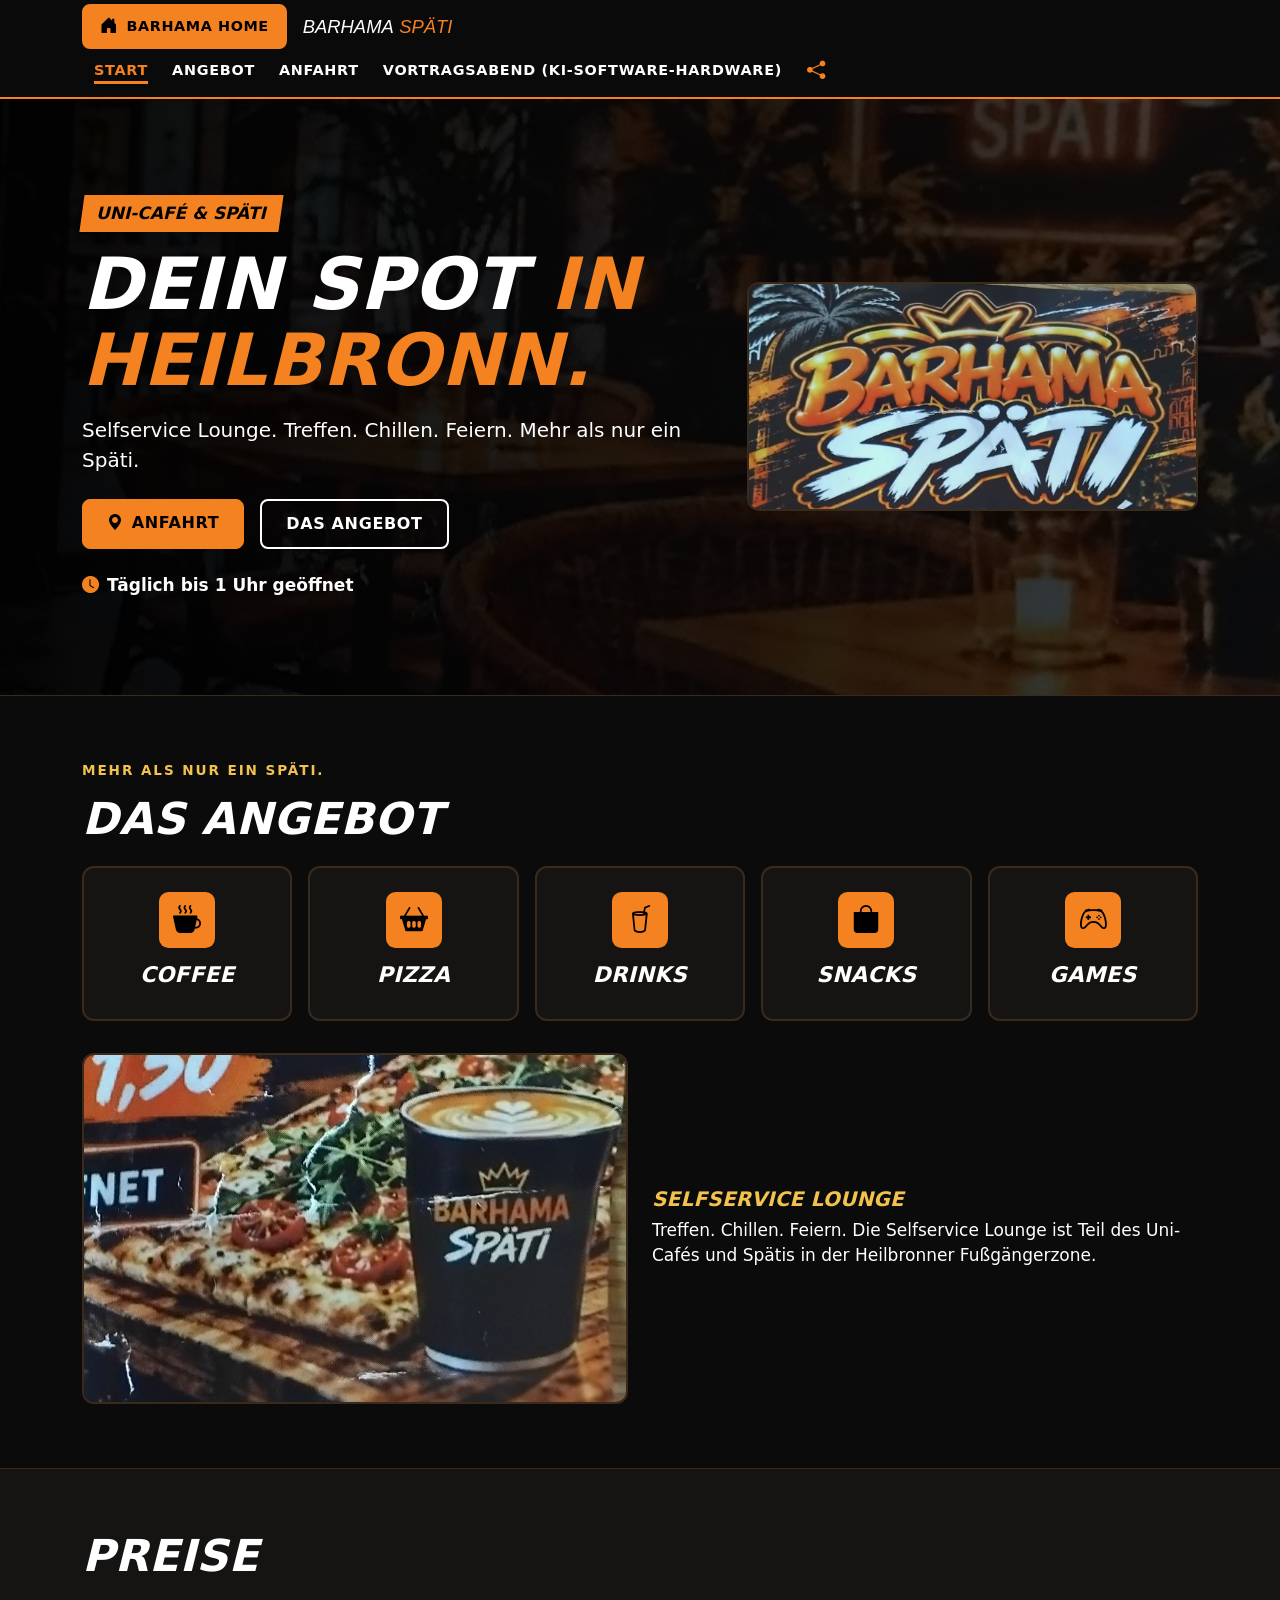
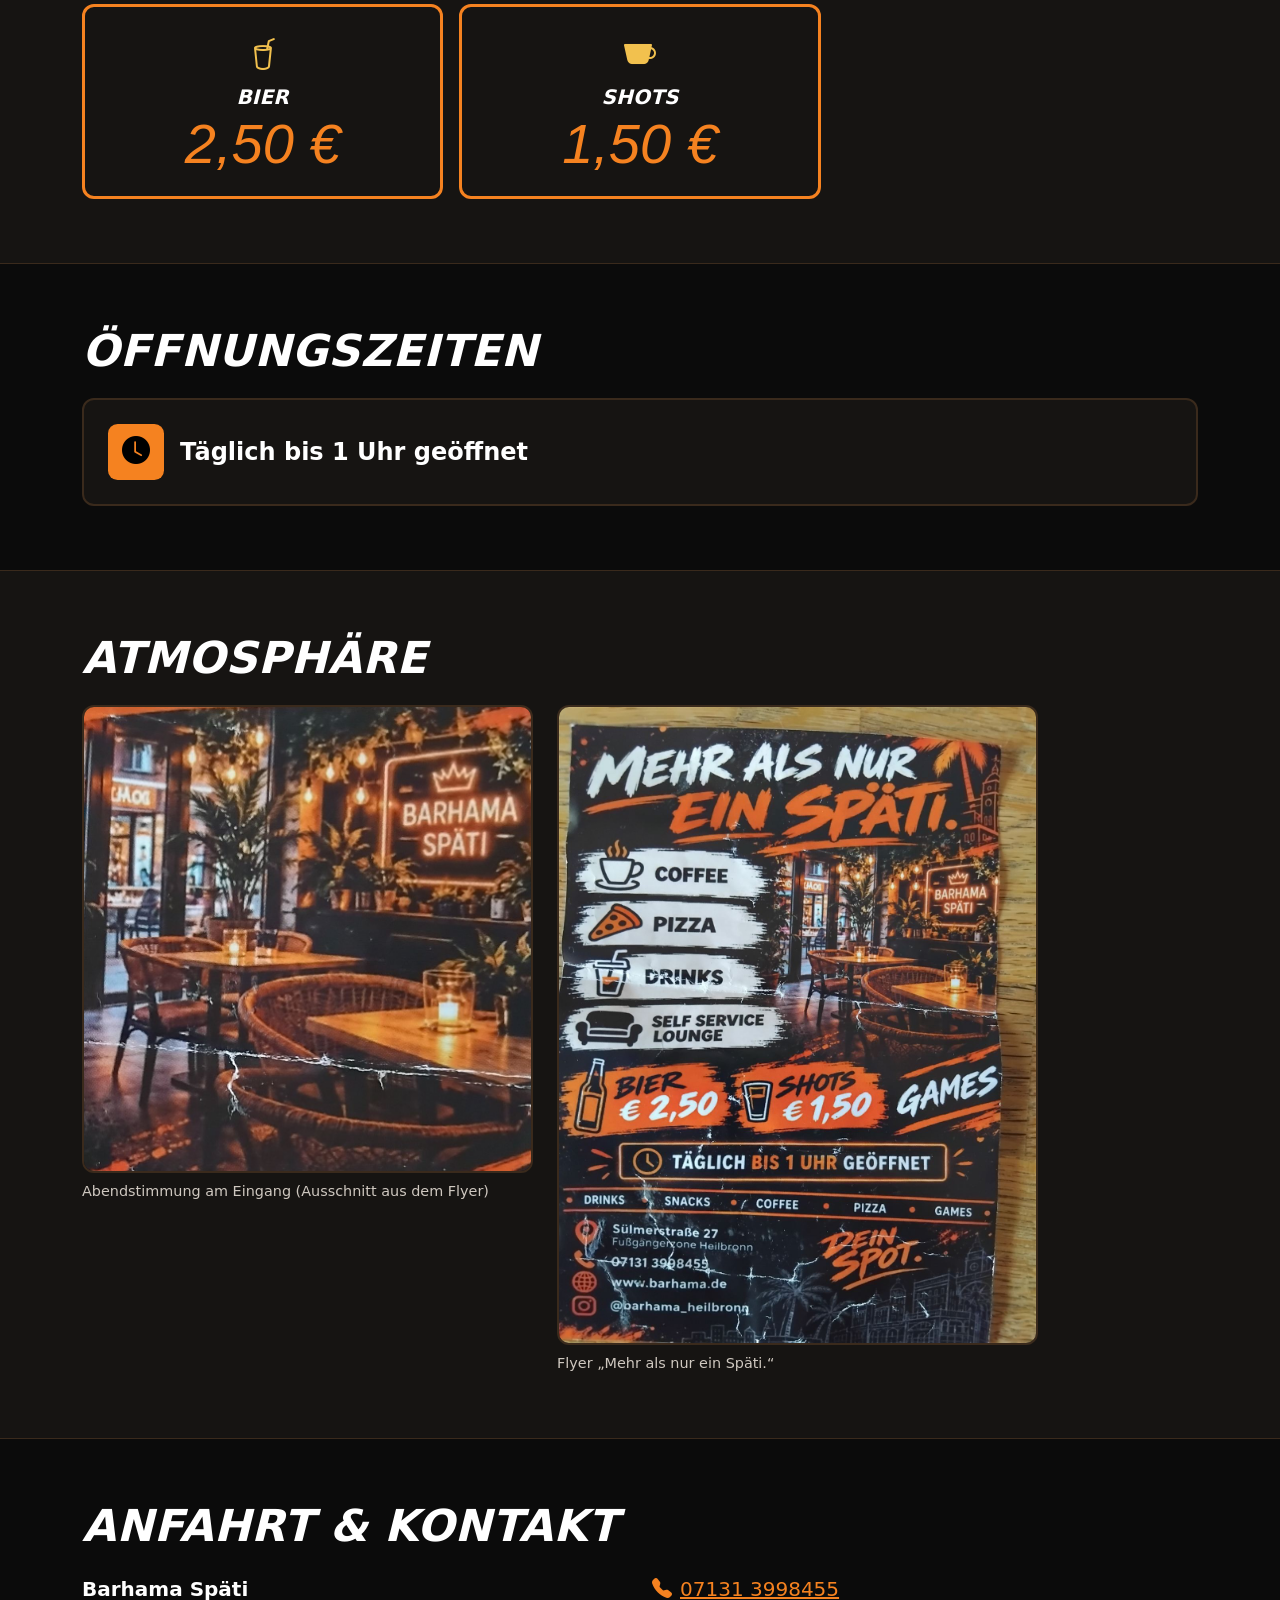
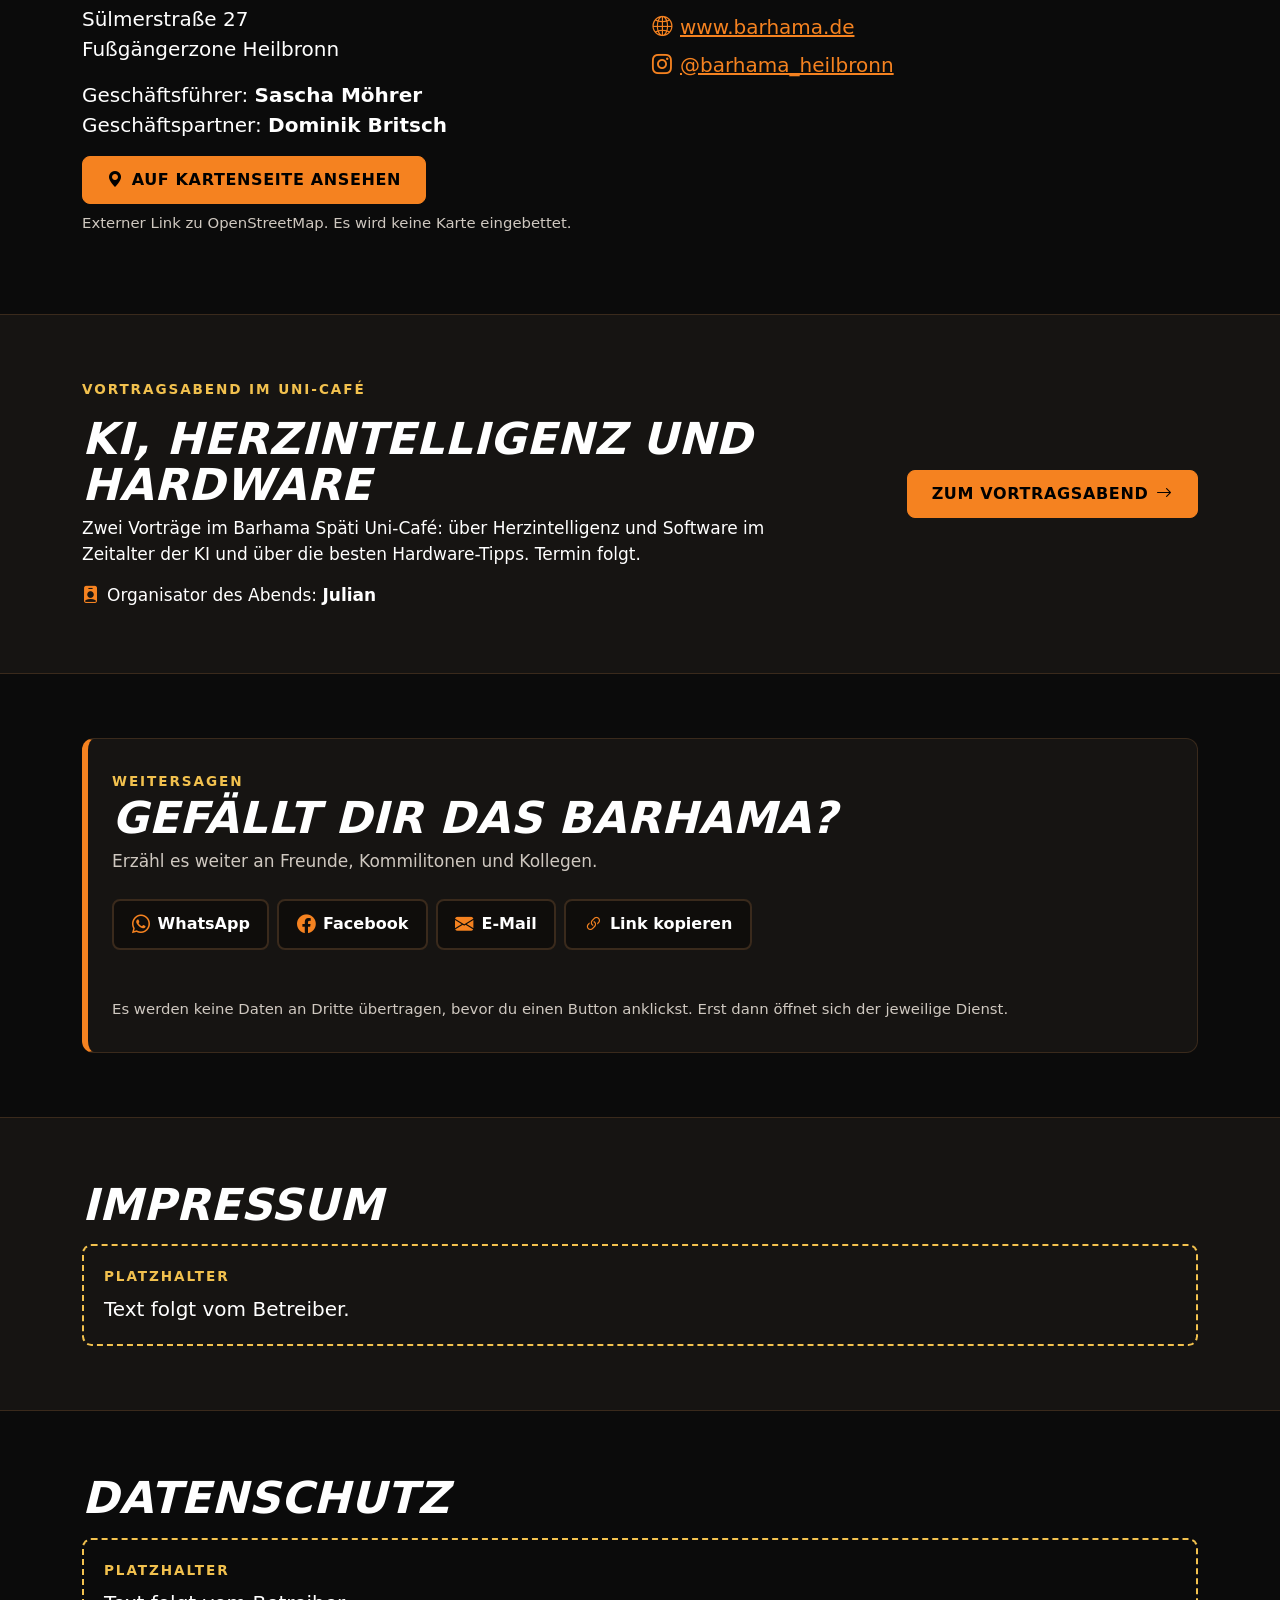
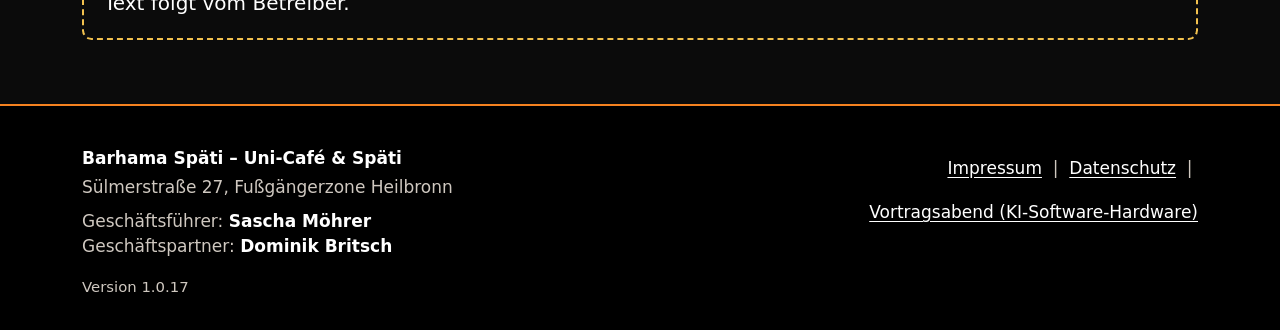
<file: index.html>
<!doctype html>
<html lang="de" data-bs-theme="dark">
<head>
  <meta charset="utf-8">
  <meta name="viewport" content="width=device-width, initial-scale=1">
  <title>Barhama Späti – Uni-Café &amp; Späti in Heilbronn</title>
  <meta name="description" content="Barhama Späti, Uni-Café &amp; Späti in der Sülmerstraße 27, Fußgängerzone Heilbronn. Coffee, Pizza, Drinks, Snacks und Games. Täglich bis 1 Uhr geöffnet.">
  <meta name="app-version" content="1.0.17">
  <meta name="theme-color" content="#0b0b0b">
  <link rel="canonical" href="https://nosz.github.io/barhama_vortrag_ki/">
  <meta property="og:type" content="website">
  <meta property="og:locale" content="de_DE">
  <meta property="og:site_name" content="Barhama Späti">
  <meta property="og:url" content="https://nosz.github.io/barhama_vortrag_ki/">
  <meta property="og:title" content="Barhama Späti – Dein Spot in Heilbronn.">
  <meta property="og:description" content="Treffen. Chillen. Feiern. Uni-Café &amp; Späti, Sülmerstraße 27, Heilbronn. Täglich bis 1 Uhr geöffnet.">
  <meta property="og:image" content="https://nosz.github.io/barhama_vortrag_ki/img_css_js/og-home.jpg">
  <meta property="og:image:type" content="image/jpeg">
  <meta property="og:image:width" content="1200">
  <meta property="og:image:height" content="630">
  <meta property="og:image:alt" content="Vorschaubild: Barhama Späti, Dein Spot in Heilbronn, beleuchtete Terrasse mit Neon-Schild">
  <meta name="twitter:card" content="summary_large_image">
  <meta name="twitter:title" content="Barhama Späti – Dein Spot in Heilbronn.">
  <meta name="twitter:description" content="Uni-Café &amp; Späti, Sülmerstraße 27, Heilbronn. Täglich bis 1 Uhr geöffnet.">
  <meta name="twitter:image" content="https://nosz.github.io/barhama_vortrag_ki/img_css_js/og-home.jpg">
  <meta name="twitter:image:alt" content="Vorschaubild: Barhama Späti, Dein Spot in Heilbronn">
  <link rel="icon" type="image/png" sizes="32x32" href="img_css_js/favicon-32.png">
  <link rel="apple-touch-icon" href="img_css_js/apple-touch-icon.png">
  <link rel="stylesheet" href="img_css_js/bootstrap.min.css">
  <link rel="stylesheet" href="img_css_js/bootstrap-icons.min.css">
  <link rel="stylesheet" href="img_css_js/custom.css">
  <script type="application/ld+json">
  {"@context":"https://schema.org","@type":"CafeOrCoffeeShop","name":"Barhama Späti","description":"Uni-Café & Späti – Selfservice Lounge","address":{"@type":"PostalAddress","streetAddress":"Sülmerstraße 27","addressLocality":"Heilbronn","addressCountry":"DE"},"url":"https://www.barhama.de"}
  </script>
</head>
<body>
  <a class="skip-link" href="#inhalt">Zum Inhalt springen</a>

  <header class="site-header">
    <div class="container d-flex flex-wrap align-items-center justify-content-between py-1">
      <div class="d-flex flex-wrap align-items-center gap-3">
      <a class="btn btn-home" href="index.html"><i class="bi bi-house-door-fill" aria-hidden="true"></i><span>Barhama Home</span></a>
      <a class="brand" href="index.html" aria-label="Barhama Späti – Startseite">Barhama<span>Späti</span></a>
      </div>
      <nav aria-label="Hauptnavigation">
        <ul class="nav flex-wrap">
          <li class="nav-item"><a class="nav-link active" href="index.html" aria-current="page">Start</a></li>
          <li class="nav-item"><a class="nav-link" href="#angebot">Angebot</a></li>
          <li class="nav-item"><a class="nav-link" href="#anfahrt">Anfahrt</a></li>
          <li class="nav-item"><a class="nav-link" href="ki_software_hardware_info.html">Vortragsabend (KI-Software-Hardware)</a></li>
          <li class="nav-item"><a class="nav-link nav-share" href="#teilen" title="Teilen" aria-label="Teilen"><i class="bi bi-share-fill" aria-hidden="true"></i></a></li>
        </ul>
      </nav>
    </div>
  </header>

  <main id="inhalt">
    <section class="hero py-5" aria-labelledby="hero-titel">
      <div class="container py-4 py-lg-5">
        <div class="row align-items-center g-4">
          <div class="col-lg-7">
            <p class="hero-tag mb-3"><span>Uni-Café &amp; Späti</span></p>
            <h1 id="hero-titel">Dein Spot <span class="text-orange">in Heilbronn.</span></h1>
            <p class="lead mt-3">Selfservice Lounge. <strong>Treffen. Chillen. Feiern.</strong> Mehr als nur ein Späti.</p>
            <div class="d-flex flex-wrap gap-3 mt-4">
              <a class="btn btn-bh" href="#anfahrt"><i class="bi bi-geo-alt-fill me-2" aria-hidden="true"></i>Anfahrt</a>
              <a class="btn btn-bh-outline" href="#angebot">Das Angebot</a>
            </div>
            <p class="mt-4 mb-0 fw-bold"><i class="bi bi-clock-fill text-orange me-2" aria-hidden="true"></i>Täglich bis 1 Uhr geöffnet</p>
          </div>
          <div class="col-lg-5">
            <img class="img-fluid rounded-bh" src="img_css_js/logo.jpg" width="1200" height="604" alt="Logo Barhama Späti mit goldener Krone, oranger und weißer Graffiti-Schrift" fetchpriority="high">
          </div>
        </div>
      </div>
    </section>

    <section id="angebot" class="section" aria-labelledby="angebot-titel">
      <div class="container">
        <p class="eyebrow">Mehr als nur ein Späti.</p>
        <h2 id="angebot-titel" class="mb-4">Das Angebot</h2>
        <div class="row g-3 row-cols-1 row-cols-sm-2 row-cols-lg-5">
          <div class="col"><div class="card-bh p-4 text-center"><span class="icon-wrap mb-3"><i class="bi bi-cup-hot-fill" aria-hidden="true"></i></span><h3>Coffee</h3></div></div>
          <div class="col"><div class="card-bh p-4 text-center"><span class="icon-wrap mb-3"><i class="bi bi-basket2-fill" aria-hidden="true"></i></span><h3>Pizza</h3></div></div>
          <div class="col"><div class="card-bh p-4 text-center"><span class="icon-wrap mb-3"><i class="bi bi-cup-straw" aria-hidden="true"></i></span><h3>Drinks</h3></div></div>
          <div class="col"><div class="card-bh p-4 text-center"><span class="icon-wrap mb-3"><i class="bi bi-bag-fill" aria-hidden="true"></i></span><h3>Snacks</h3></div></div>
          <div class="col"><div class="card-bh p-4 text-center"><span class="icon-wrap mb-3"><i class="bi bi-controller" aria-hidden="true"></i></span><h3>Games</h3></div></div>
        </div>
        <div class="row g-4 mt-2 align-items-center">
          <div class="col-md-6">
            <figure><img class="img-fluid rounded-bh" loading="lazy" src="img_css_js/pizza-kaffee.jpg" width="800" height="512" alt="Pizza mit Tomaten und Rucola auf einem Holzbrett, daneben ein Kaffeebecher mit Latte Art und Barhama-Späti-Logo"></figure>
          </div>
          <div class="col-md-6">
            <h3 class="text-gold">Selfservice Lounge</h3>
            <p class="mb-0">Treffen. Chillen. Feiern. Die Selfservice Lounge ist Teil des Uni-Cafés und Spätis in der Heilbronner Fußgängerzone.</p>
          </div>
        </div>
      </div>
    </section>

    <section id="preise" class="section section-alt" aria-labelledby="preise-titel">
      <div class="container">
        <h2 id="preise-titel" class="mb-4">Preise</h2>
        <div class="row g-3">
          <div class="col-sm-6 col-lg-4"><div class="price-card"><i class="bi bi-cup-straw fs-2 text-gold" aria-hidden="true"></i><h3 class="mt-2">Bier</h3><p class="price mb-0">2,50&nbsp;€</p></div></div>
          <div class="col-sm-6 col-lg-4"><div class="price-card"><i class="bi bi-cup-fill fs-2 text-gold" aria-hidden="true"></i><h3 class="mt-2">Shots</h3><p class="price mb-0">1,50&nbsp;€</p></div></div>
        </div>
      </div>
    </section>

    <section id="oeffnungszeiten" class="section" aria-labelledby="zeiten-titel">
      <div class="container">
        <h2 id="zeiten-titel" class="mb-4">Öffnungszeiten</h2>
        <div class="card-bh p-4 d-flex flex-row align-items-center gap-3">
          <span class="icon-wrap flex-shrink-0"><i class="bi bi-clock-fill" aria-hidden="true"></i></span>
          <p class="mb-0 fs-4 text-white"><strong>Täglich bis 1 Uhr geöffnet</strong></p>
        </div>
      </div>
    </section>

    <section id="atmosphaere" class="section section-alt" aria-labelledby="galerie-titel">
      <div class="container">
        <h2 id="galerie-titel" class="mb-4">Atmosphäre</h2>
        <div class="row g-4 gallery">
          <div class="col-md-5">
            <figure><img class="img-fluid" loading="lazy" src="img_css_js/terrasse.jpg" width="900" height="936" alt="Beleuchteter Eingang mit Terrasse, Rattanstühlen, Kerzen auf den Tischen und dem Neon-Schild Barhama Späti"><figcaption>Abendstimmung am Eingang (Ausschnitt aus dem Flyer)</figcaption></figure>
          </div>
          <div class="col-md-7">
            <figure><img class="img-fluid" loading="lazy" src="img_css_js/flyer-2.jpg" width="1200" height="1600" alt="Flyer „Mehr als nur ein Späti“ mit Coffee, Pizza, Drinks, Self Service Lounge, Preisen und Adresse" style="max-height:640px;width:auto;max-width:100%"><figcaption>Flyer „Mehr als nur ein Späti.“</figcaption></figure>
          </div>
        </div>
      </div>
    </section>

    <section id="anfahrt" class="section" aria-labelledby="anfahrt-titel">
      <div class="container">
        <h2 id="anfahrt-titel" class="mb-4">Anfahrt &amp; Kontakt</h2>
        <div class="row g-4">
          <div class="col-md-6">
            <address class="mb-3 fs-5">
              <strong>Barhama Späti</strong><br>
              Sülmerstraße 27<br>
              Fußgängerzone Heilbronn
            </address>
            <p class="mb-3 fs-5">Geschäftsführer: <strong class="text-white">Sascha Möhrer</strong><br>Geschäftspartner: <strong class="text-white">Dominik Britsch</strong></p>
            <a class="btn btn-bh" href="https://www.openstreetmap.org/search?query=S%C3%BClmerstra%C3%9Fe%2027%20Heilbronn" target="_blank" rel="noopener noreferrer"><i class="bi bi-geo-alt-fill me-2" aria-hidden="true"></i>Auf Kartenseite ansehen<span class="visually-hidden"> (öffnet in neuem Tab, externe Seite)</span></a>
            <p class="small text-muted-bh mt-2">Externer Link zu OpenStreetMap. Es wird keine Karte eingebettet.</p>
          </div>
          <div class="col-md-6">
            <ul class="list-unstyled fs-5 mb-0">
              <li class="mb-2"><i class="bi bi-telephone-fill text-orange me-2" aria-hidden="true"></i><a href="tel:+4971313998455">07131 3998455</a></li>
              <li class="mb-2"><i class="bi bi-globe2 text-orange me-2" aria-hidden="true"></i><a href="https://www.barhama.de" target="_blank" rel="noopener noreferrer">www.barhama.de</a></li>
              <li><i class="bi bi-instagram text-orange me-2" aria-hidden="true"></i><a href="https://www.instagram.com/barhama_heilbronn/" target="_blank" rel="noopener noreferrer">@barhama_heilbronn</a></li>
            </ul>
          </div>
        </div>
      </div>
    </section>

    <section class="section section-alt" aria-labelledby="teaser-titel">
      <div class="container">
        <div class="row align-items-center g-4">
          <div class="col-lg-8">
            <p class="eyebrow">Vortragsabend im Uni-Café</p>
            <h2 id="teaser-titel">KI, Herzintelligenz und Hardware</h2>
            <p class="mb-0">Zwei Vorträge im Barhama Späti Uni-Café: über Herzintelligenz und Software im Zeitalter der KI und über die besten Hardware-Tipps. Termin folgt.</p>
            <p class="mt-3 mb-0"><i class="bi bi-person-badge-fill text-orange me-2" aria-hidden="true"></i>Organisator des Abends: <strong class="text-white">Julian</strong></p>
          </div>
          <div class="col-lg-4 text-lg-end">
            <a class="btn btn-bh" href="ki_software_hardware_info.html">Zum Vortragsabend<i class="bi bi-arrow-right ms-2" aria-hidden="true"></i></a>
          </div>
        </div>
      </div>
    </section>

  <section id="teilen" class="section share" aria-labelledby="teilen-titel">
    <div class="container">
      <div class="share-box" data-share-url="https://nosz.github.io/barhama_vortrag_ki/" data-share-title="Barhama Späti – Dein Spot in Heilbronn" data-share-text="Barhama Späti in Heilbronn: Uni-Café &amp; Späti mit Coffee, Pizza, Drinks, Snacks und Games. Treffen. Chillen. Feiern. Täglich bis 1 Uhr geöffnet, Sülmerstraße 27.">
        <p class="eyebrow mb-1">Weitersagen</p>
        <h2 id="teilen-titel" class="mb-2">Gefällt dir das Barhama?</h2>
        <p class="text-muted-bh mb-4">Erzähl es weiter an Freunde, Kommilitonen und Kollegen.</p>
        <ul class="share-list list-unstyled d-flex flex-wrap gap-2 mb-3" aria-label="Barhama Späti teilen">
          <li><button type="button" class="btn btn-share btn-share-native" data-share-native hidden><i class="bi bi-share-fill" aria-hidden="true"></i><span>Teilen</span></button></li>
          <li><a class="btn btn-share" href="https://wa.me/?text=Kennst%20du%20schon%20das%20Barhama%20Sp%C3%A4ti%3F%20Uni-Caf%C3%A9%20%26%20Sp%C3%A4ti%20mitten%20in%20der%20Fu%C3%9Fg%C3%A4ngerzone%20von%20Heilbronn%3A%20Coffee%2C%20Pizza%2C%20Drinks%2C%20Snacks%20und%20Games.%20T%C3%A4glich%20bis%201%20Uhr%20ge%C3%B6ffnet.%20Treffen.%20Chillen.%20Feiern.%20https%3A%2F%2Fnosz.github.io%2Fbarhama_vortrag_ki%2F" target="_blank" rel="noopener noreferrer"><i class="bi bi-whatsapp" aria-hidden="true"></i><span>WhatsApp</span><span class="visually-hidden"> (öffnet in neuem Tab)</span></a></li>
          <li><a class="btn btn-share" href="https://www.facebook.com/sharer/sharer.php?u=https%3A%2F%2Fnosz.github.io%2Fbarhama_vortrag_ki%2F" target="_blank" rel="noopener noreferrer"><i class="bi bi-facebook" aria-hidden="true"></i><span>Facebook</span><span class="visually-hidden"> (öffnet in neuem Tab)</span></a></li>
          <li><a class="btn btn-share" href="mailto:?subject=Tipp%20f%C3%BCr%20Heilbronn%3A%20Barhama%20Sp%C3%A4ti%20%E2%80%93%20Uni-Caf%C3%A9%20%26%20Sp%C3%A4ti&amp;body=Hallo%2C%0D%0A%0D%0Aein%20Tipp%20f%C3%BCr%20Heilbronn%3A%20das%20Barhama%20Sp%C3%A4ti%2C%20Uni-Caf%C3%A9%20%26%20Sp%C3%A4ti%20in%20der%20S%C3%BClmerstra%C3%9Fe%2027%20(Fu%C3%9Fg%C3%A4ngerzone).%20Es%20gibt%20Coffee%2C%20Pizza%2C%20Drinks%2C%20Snacks%20und%20Games%2C%20t%C3%A4glich%20bis%201%20Uhr%20ge%C3%B6ffnet.%0D%0A%0D%0AMehr%20Infos%3A%20https%3A%2F%2Fnosz.github.io%2Fbarhama_vortrag_ki%2F%0D%0A%0D%0AViele%20Gr%C3%BC%C3%9Fe"><i class="bi bi-envelope-fill" aria-hidden="true"></i><span>E-Mail</span></a></li>
          <li><button type="button" class="btn btn-share" data-share-copy><i class="bi bi-link-45deg" aria-hidden="true"></i><span>Link kopieren</span></button></li>
        </ul>
        <p class="share-status small mb-2" role="status" aria-live="polite" data-share-status></p>
        <p class="small text-muted-bh mb-0">Es werden keine Daten an Dritte übertragen, bevor du einen Button anklickst. Erst dann öffnet sich der jeweilige Dienst.</p>
      </div>
    </div>
  </section>
  <section id="impressum" class="section section-alt" aria-labelledby="impressum-titel">
    <div class="container">
      <h2 id="impressum-titel" class="mb-3">Impressum</h2>
      <div class="platzhalter"><p class="eyebrow mb-2">Platzhalter</p><p class="fs-5 mb-0">Text folgt vom Betreiber.</p></div>
    </div>
  </section>
  <section id="datenschutz" class="section" aria-labelledby="datenschutz-titel">
    <div class="container">
      <h2 id="datenschutz-titel" class="mb-3">Datenschutz</h2>
      <div class="platzhalter"><p class="eyebrow mb-2">Platzhalter</p><p class="fs-5 mb-0">Text folgt vom Betreiber.</p></div>
    </div>
  </section>  </main>

  <footer class="site-footer">
    <div class="container">
      <div class="row g-3">
        <div class="col-md-6">
          <p class="mb-1 text-white fw-bold">Barhama Späti – Uni-Café &amp; Späti</p>
          <p class="mb-0">Sülmerstraße 27, Fußgängerzone Heilbronn</p>
          <p class="mt-2 mb-0">Geschäftsführer: <strong class="text-white">Sascha Möhrer</strong><br>Geschäftspartner: <strong class="text-white">Dominik Britsch</strong></p>
        </div>
        <div class="col-md-6 text-md-end">
          <a href="#impressum">Impressum</a> &nbsp;|&nbsp; <a href="#datenschutz">Datenschutz</a> &nbsp;|&nbsp; <a href="ki_software_hardware_info.html">Vortragsabend (KI-Software-Hardware)</a>
        </div>
      </div>
      <p class="small mt-3 mb-0">Version <span id="version">1.0.17</span></p>
    </div>
  </footer>
  <script src="img_css_js/share.js"></script>
</body>
</html>
</file>
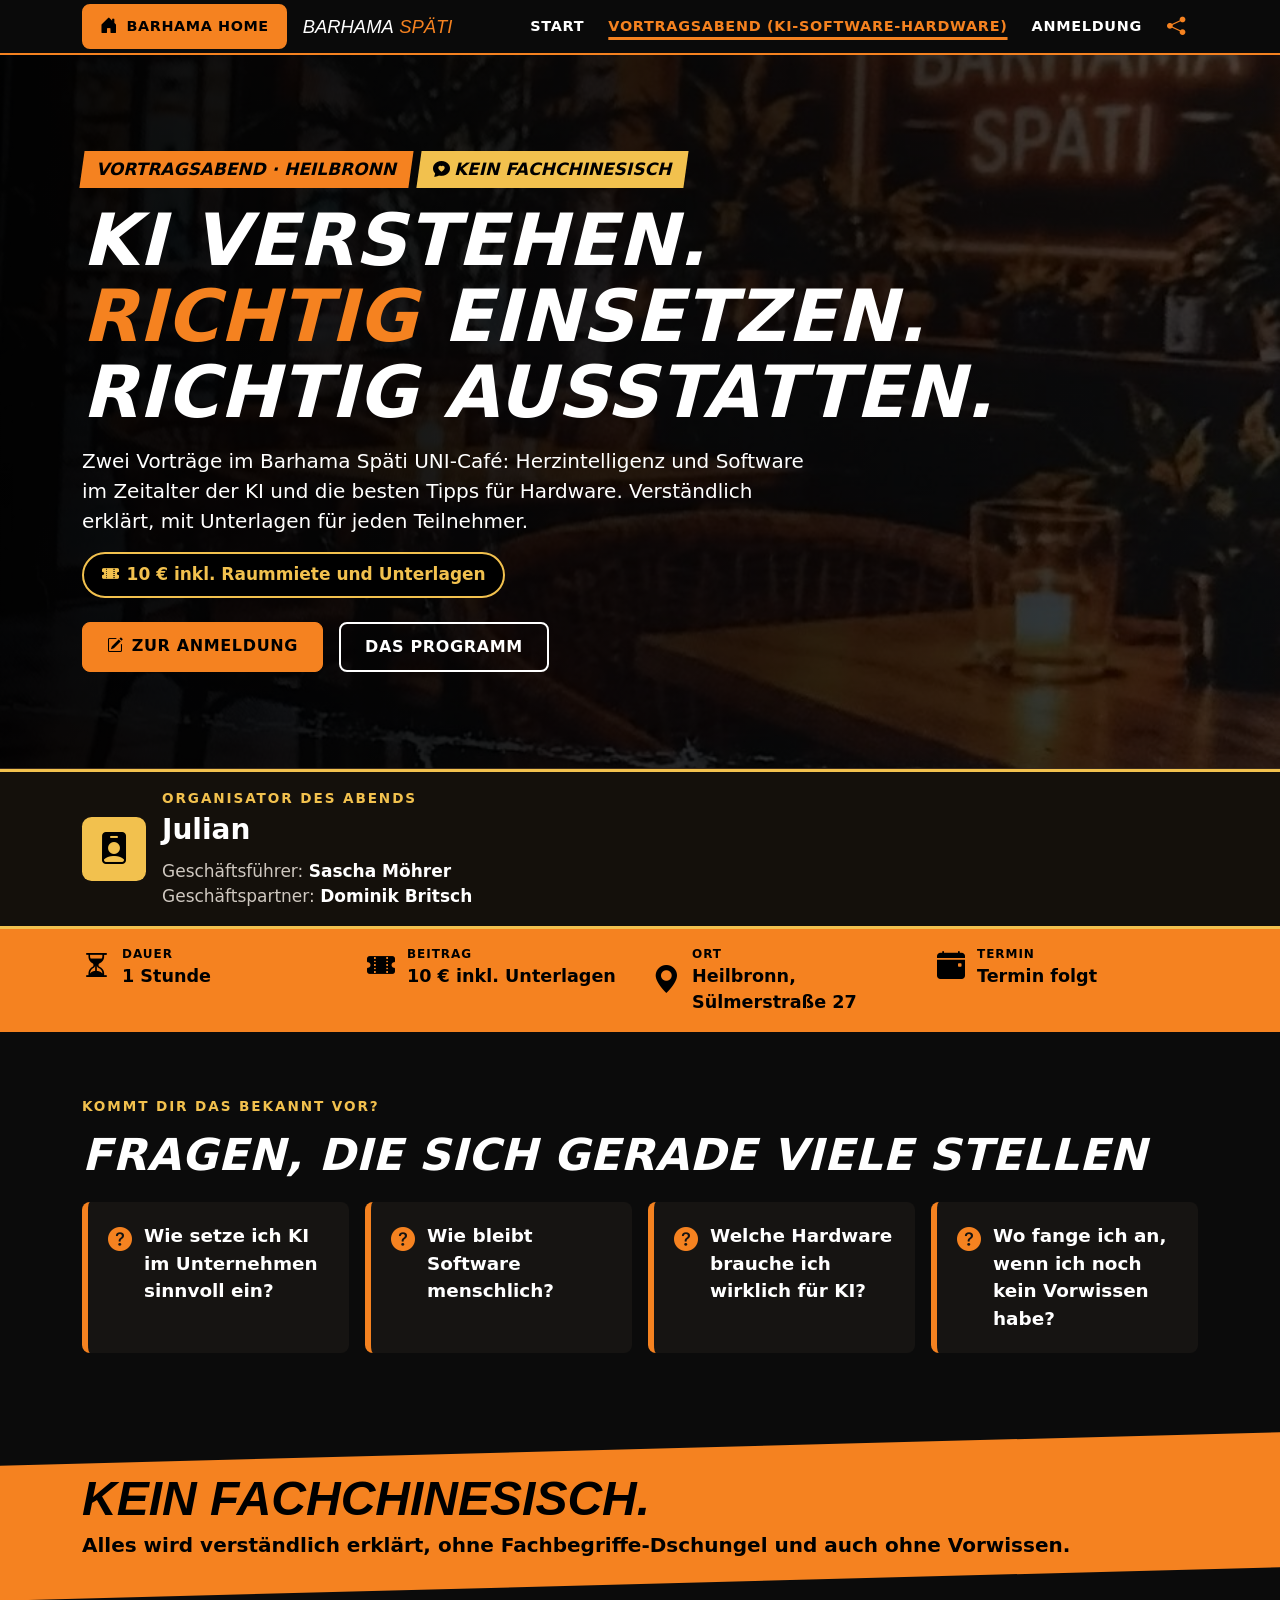
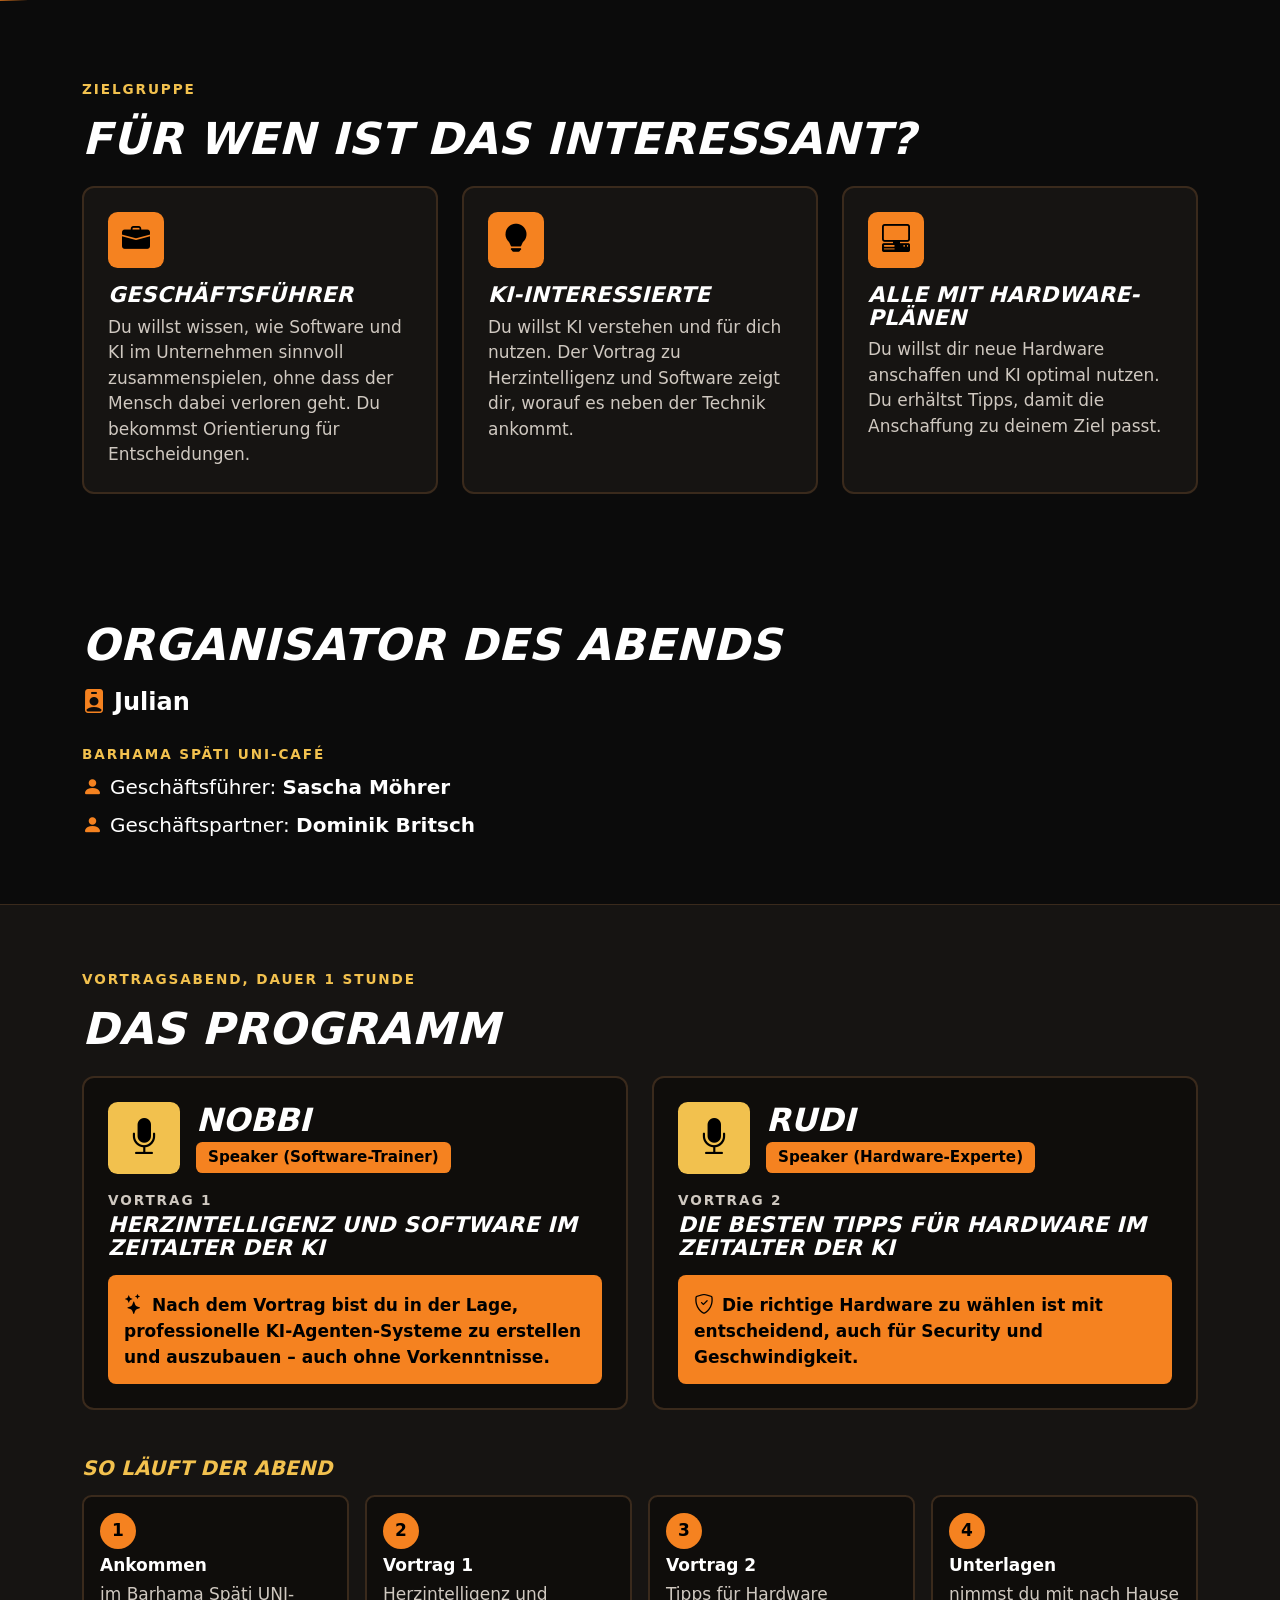
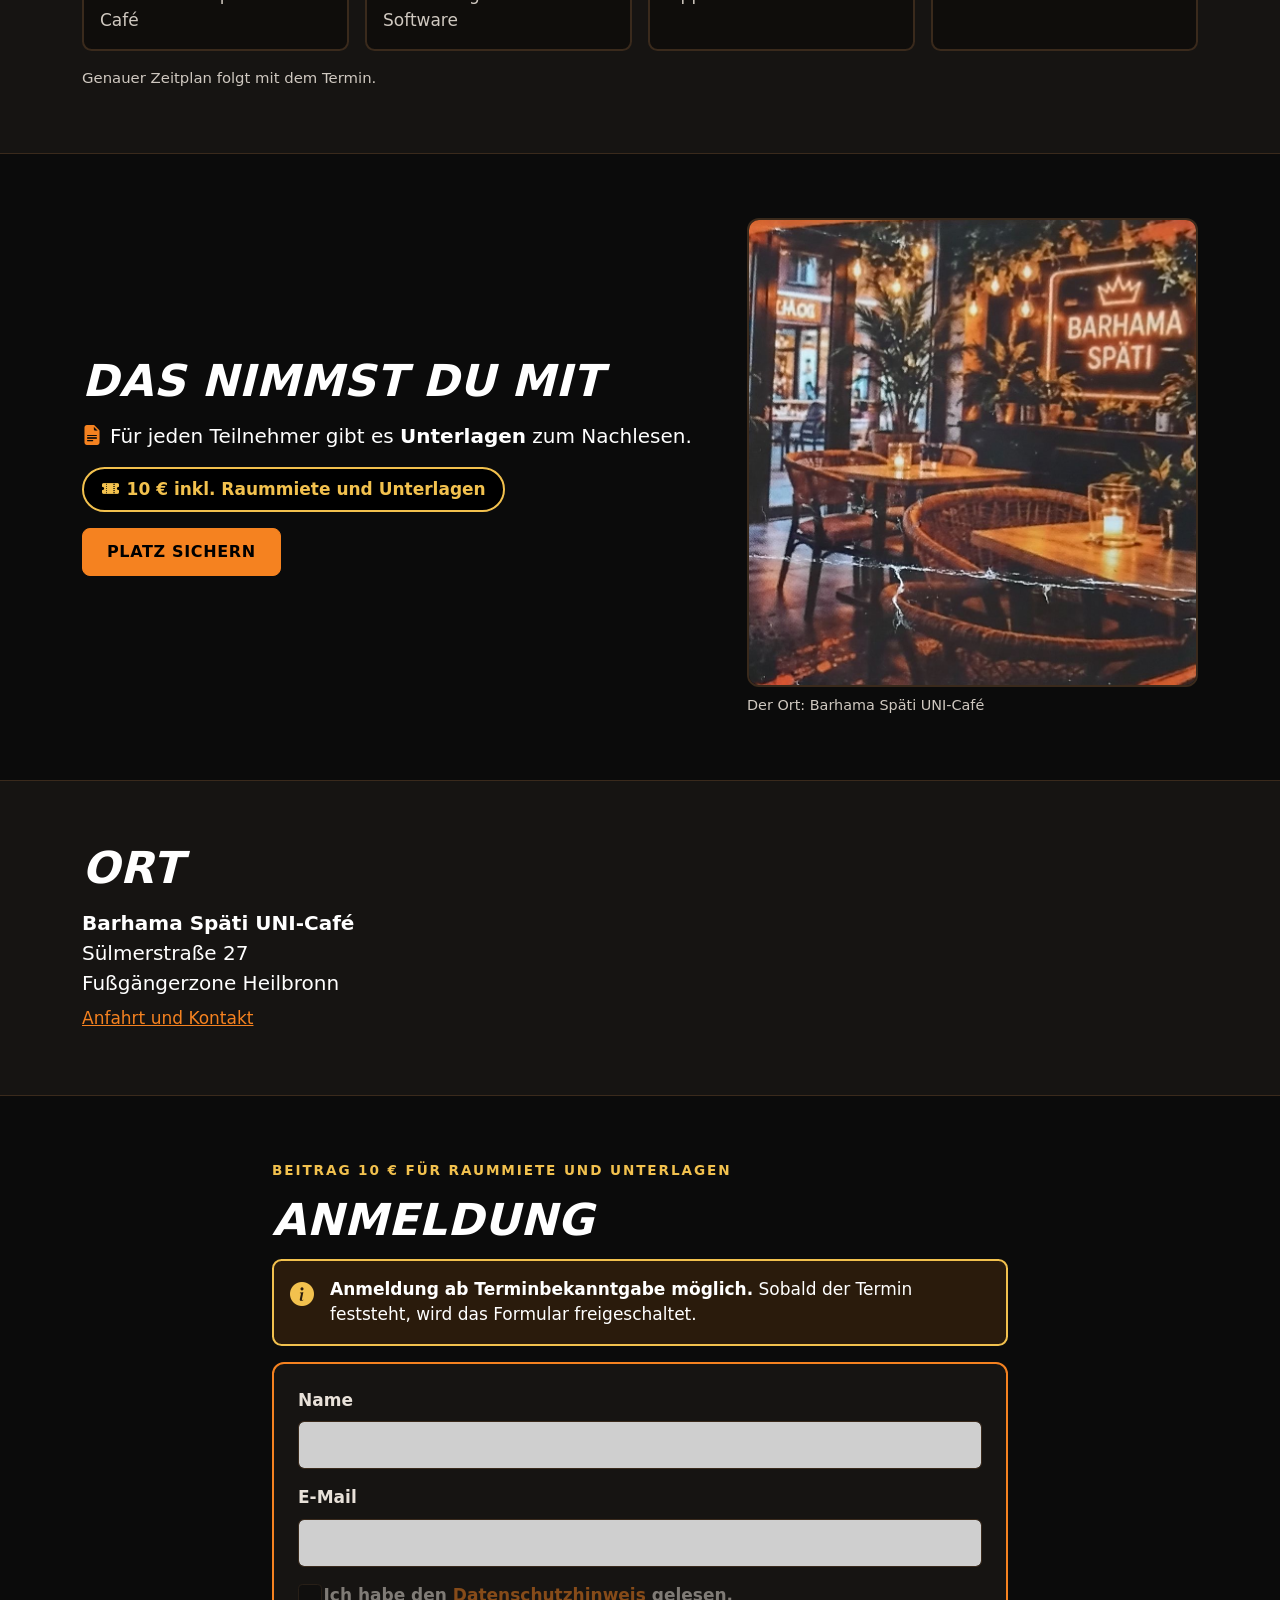
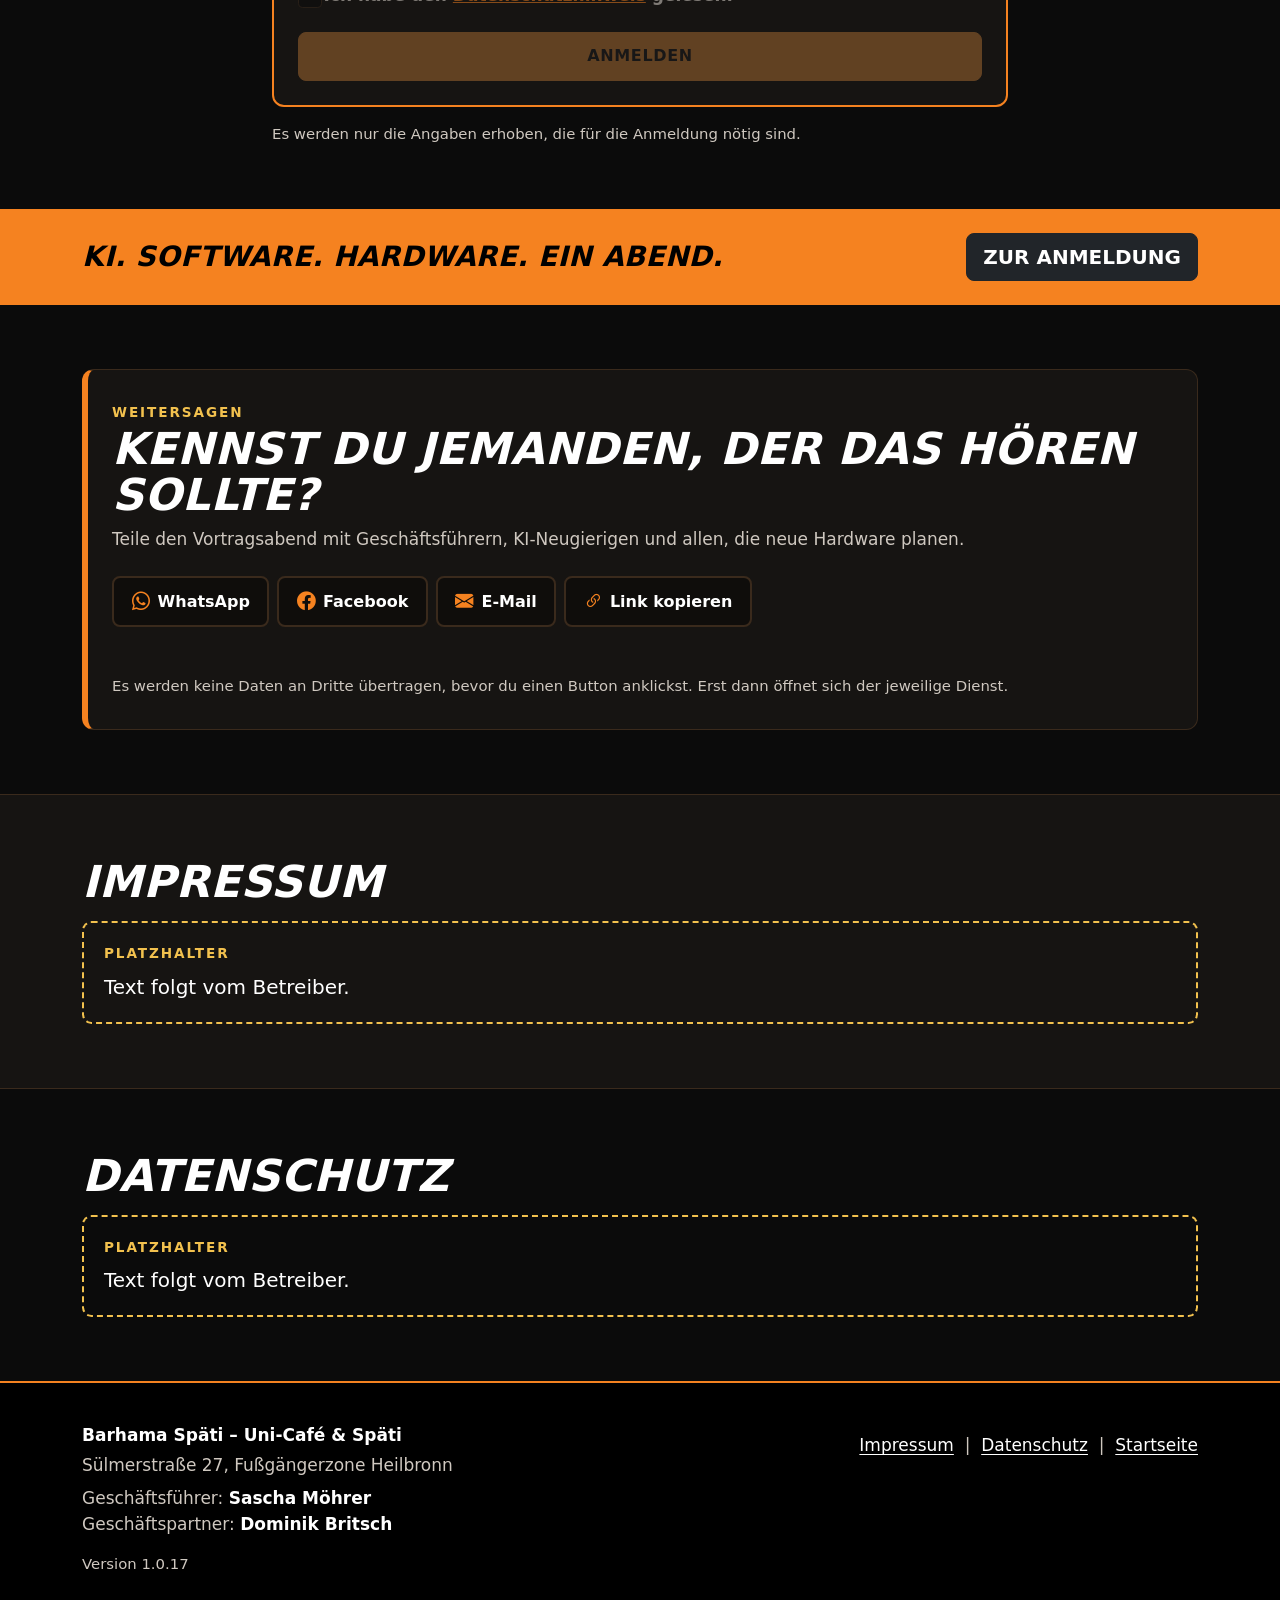
<file: ki_software_hardware_info.html>
<!doctype html>
<html lang="de" data-bs-theme="dark">
<head>
  <meta charset="utf-8">
  <meta name="viewport" content="width=device-width, initial-scale=1">
  <title>Vortragsabend: KI, Herzintelligenz und Hardware – Barhama Späti Heilbronn</title>
  <meta name="description" content="Zwei Vorträge im Barhama Späti UNI-Café Heilbronn: Herzintelligenz und Software im Zeitalter der KI sowie die besten Hardware-Tipps. Für Geschäftsführer, KI-Interessierte und Hardware-Käufer. Termin folgt.">
  <meta name="app-version" content="1.0.17">
  <meta name="theme-color" content="#0b0b0b">
  <link rel="canonical" href="https://nosz.github.io/barhama_vortrag_ki/ki_software_hardware_info.html">
  <meta property="og:type" content="website">
  <meta property="og:locale" content="de_DE">
  <meta property="og:site_name" content="Barhama Späti">
  <meta property="og:url" content="https://nosz.github.io/barhama_vortrag_ki/ki_software_hardware_info.html">
  <meta property="og:title" content="Vortragsabend: Herzintelligenz, Software und Hardware im Zeitalter der KI">
  <meta property="og:description" content="Zwei Vorträge im Barhama Späti UNI-Café Heilbronn, Unterlagen für alle Teilnehmer, 10 € für Raummiete und Unterlagen. Termin folgt.">
  <meta property="og:image" content="https://nosz.github.io/barhama_vortrag_ki/img_css_js/og-vortrag.jpg">
  <meta property="og:image:type" content="image/jpeg">
  <meta property="og:image:width" content="1200">
  <meta property="og:image:height" content="630">
  <meta property="og:image:alt" content="Vorschaubild: Vortragsabend Herzintelligenz und Software, Hardware im Zeitalter der KI, Heilbronn, Termin folgt, 10 Euro inklusive Unterlagen">
  <meta name="twitter:card" content="summary_large_image">
  <meta name="twitter:title" content="Vortragsabend: Herzintelligenz, Software und Hardware im Zeitalter der KI">
  <meta name="twitter:description" content="Zwei Vorträge im Barhama Späti UNI-Café Heilbronn. Termin folgt.">
  <meta name="twitter:image" content="https://nosz.github.io/barhama_vortrag_ki/img_css_js/og-vortrag.jpg">
  <meta name="twitter:image:alt" content="Vorschaubild: Vortragsabend Herzintelligenz und Software, Hardware im Zeitalter der KI, Heilbronn">
  <link rel="icon" type="image/png" sizes="32x32" href="img_css_js/favicon-32.png">
  <link rel="apple-touch-icon" href="img_css_js/apple-touch-icon.png">
  <link rel="stylesheet" href="img_css_js/bootstrap.min.css">
  <link rel="stylesheet" href="img_css_js/bootstrap-icons.min.css">
  <link rel="stylesheet" href="img_css_js/custom.css">
</head>
<body>
  <a class="skip-link" href="#inhalt">Zum Inhalt springen</a>

  <header class="site-header">
    <div class="container d-flex flex-wrap align-items-center justify-content-between py-1">
      <div class="d-flex flex-wrap align-items-center gap-3">
      <a class="btn btn-home" href="index.html"><i class="bi bi-house-door-fill" aria-hidden="true"></i><span>Barhama Home</span></a>
      <a class="brand" href="index.html" aria-label="Barhama Späti – Startseite">Barhama<span>Späti</span></a>
      </div>
      <nav aria-label="Hauptnavigation">
        <ul class="nav flex-wrap">
          <li class="nav-item"><a class="nav-link" href="index.html">Start</a></li>
          <li class="nav-item"><a class="nav-link active" href="ki_software_hardware_info.html" aria-current="page">Vortragsabend (KI-Software-Hardware)</a></li>
          <li class="nav-item"><a class="nav-link" href="#anmeldung">Anmeldung</a></li>
          <li class="nav-item"><a class="nav-link nav-share" href="#teilen" title="Teilen" aria-label="Teilen"><i class="bi bi-share-fill" aria-hidden="true"></i></a></li>
        </ul>
      </nav>
    </div>
  </header>

  <main id="inhalt">
    <section class="hero py-5" aria-labelledby="hero-titel">
      <div class="container py-4 py-lg-5">
        <p class="mb-3 d-flex flex-wrap gap-2 anim-in">
          <span class="hero-tag"><span>Vortragsabend · Heilbronn</span></span>
          <span class="hero-tag hero-tag-gold"><span><i class="bi bi-chat-heart-fill me-1" aria-hidden="true"></i>Kein Fachchinesisch</span></span>
        </p>
        <h1 id="hero-titel" class="anim-in">KI verstehen.<br><span class="text-orange">Richtig</span> einsetzen.<br>Richtig ausstatten.</h1>
        <p class="lead mt-3 col-lg-8 anim-in anim-d1">Zwei Vorträge im Barhama Späti UNI-Café: <strong>Herzintelligenz und Software</strong> im Zeitalter der KI und die <strong>besten Tipps für Hardware</strong>. Verständlich erklärt, mit Unterlagen für jeden Teilnehmer.</p>
        <p class="mt-3 mb-0 anim-in anim-d1"><span class="price-badge"><i class="bi bi-ticket-perforated-fill me-2" aria-hidden="true"></i>10 € inkl. Raummiete und Unterlagen</span></p>
        <div class="d-flex flex-wrap gap-3 mt-4 anim-in anim-d2">
          <a class="btn btn-bh btn-pulse" href="#anmeldung"><i class="bi bi-pencil-square me-2" aria-hidden="true"></i>Zur Anmeldung</a>
          <a class="btn btn-bh-outline" href="#programm">Das Programm</a>
        </div>
      </div>
    </section>

    <section class="organizer" aria-labelledby="orga-titel">
      <div class="container py-3 d-flex flex-wrap align-items-center gap-3">
        <span class="icon-wrap" aria-hidden="true"><i class="bi bi-person-badge-fill"></i></span>
        <div>
          <p class="eyebrow mb-0" id="orga-titel">Organisator des Abends</p>
          <p class="mb-0 fs-3 fw-bold text-white">Julian</p>
          <p class="mt-2 mb-0 text-muted-bh">Geschäftsführer: <strong class="text-white">Sascha Möhrer</strong><br>Geschäftspartner: <strong class="text-white">Dominik Britsch</strong></p>
        </div>
      </div>
    </section>

    <section class="facts" aria-label="Eckdaten">
      <div class="container">
        <div class="row row-cols-2 row-cols-lg-4">
          <div class="col"><div class="fact"><i class="bi bi-hourglass-split" aria-hidden="true"></i><div><small>Dauer</small><strong>1 Stunde</strong></div></div></div>
          <div class="col"><div class="fact"><i class="bi bi-ticket-perforated-fill" aria-hidden="true"></i><div><small>Beitrag</small><strong>10 € inkl. Unterlagen</strong></div></div></div>
          <div class="col"><div class="fact"><i class="bi bi-geo-alt-fill" aria-hidden="true"></i><div><small>Ort</small><strong>Heilbronn, Sülmerstraße 27</strong></div></div></div>
          <div class="col"><div class="fact"><i class="bi bi-calendar-event-fill" aria-hidden="true"></i><div><small>Termin</small><strong>Termin folgt</strong></div></div></div>
        </div>
      </div>
    </section>

    <section id="fragen" class="section" aria-labelledby="fragen-titel">
      <div class="container">
        <p class="eyebrow">Kommt dir das bekannt vor?</p>
        <h2 id="fragen-titel" class="mb-4">Fragen, die sich gerade viele stellen</h2>
        <div class="row g-3">
          <div class="col-md-6 col-lg-3"><div class="question-card"><i class="bi bi-question-circle-fill" aria-hidden="true"></i><p>Wie setze ich KI im Unternehmen sinnvoll ein?</p></div></div>
          <div class="col-md-6 col-lg-3"><div class="question-card"><i class="bi bi-question-circle-fill" aria-hidden="true"></i><p>Wie bleibt Software menschlich?</p></div></div>
          <div class="col-md-6 col-lg-3"><div class="question-card"><i class="bi bi-question-circle-fill" aria-hidden="true"></i><p>Welche Hardware brauche ich wirklich für KI?</p></div></div>
          <div class="col-md-6 col-lg-3"><div class="question-card"><i class="bi bi-question-circle-fill" aria-hidden="true"></i><p>Wo fange ich an, wenn ich noch kein Vorwissen habe?</p></div></div>
        </div>
      </div>
    </section>

    <section class="band" aria-label="Versprechen">
      <div class="container py-4">
        <p class="band-text mb-1">Kein Fachchinesisch.</p>
        <p class="mb-0 fs-5 fw-bold">Alles wird verständlich erklärt, ohne Fachbegriffe-Dschungel und auch ohne Vorwissen.</p>
      </div>
    </section>

    <section id="zielgruppe" class="section" aria-labelledby="ziel-titel">
      <div class="container">
        <p class="eyebrow">Zielgruppe</p>
        <h2 id="ziel-titel" class="mb-4">Für wen ist das interessant?</h2>
        <div class="row g-4">
          <div class="col-md-4">
            <article class="card-bh p-4">
              <span class="icon-wrap mb-3"><i class="bi bi-briefcase-fill" aria-hidden="true"></i></span>
              <h3>Geschäftsführer</h3>
              <p class="mb-0">Du willst wissen, wie Software und KI im Unternehmen sinnvoll zusammenspielen, ohne dass der Mensch dabei verloren geht. Du bekommst Orientierung für Entscheidungen.</p>
            </article>
          </div>
          <div class="col-md-4">
            <article class="card-bh p-4">
              <span class="icon-wrap mb-3"><i class="bi bi-lightbulb-fill" aria-hidden="true"></i></span>
              <h3>KI-Interessierte</h3>
              <p class="mb-0">Du willst KI verstehen und für dich nutzen. Der Vortrag zu Herzintelligenz und Software zeigt dir, worauf es neben der Technik ankommt.</p>
            </article>
          </div>
          <div class="col-md-4">
            <article class="card-bh p-4">
              <span class="icon-wrap mb-3"><i class="bi bi-pc-display-horizontal" aria-hidden="true"></i></span>
              <h3>Alle mit Hardware-Plänen</h3>
              <p class="mb-0">Du willst dir neue Hardware anschaffen und KI optimal nutzen. Du erhältst Tipps, damit die Anschaffung zu deinem Ziel passt.</p>
            </article>
          </div>
        </div>
      </div>
    </section>

    <section id="organisator" class="section" aria-labelledby="organisator-titel">
      <div class="container">
        <h2 id="organisator-titel" class="mb-3">Organisator des Abends</h2>
        <p class="fs-4 fw-bold text-white mb-4"><i class="bi bi-person-badge-fill text-orange me-2" aria-hidden="true"></i>Julian</p>
        <p class="eyebrow mb-2">Barhama Späti UNI-Café</p>
        <ul class="list-unstyled fs-5 text-white mb-0">
          <li class="mb-2"><i class="bi bi-person-fill text-orange me-2" aria-hidden="true"></i>Geschäftsführer: <strong>Sascha Möhrer</strong></li>
          <li><i class="bi bi-person-fill text-orange me-2" aria-hidden="true"></i>Geschäftspartner: <strong>Dominik Britsch</strong></li>
        </ul>
      </div>
    </section>

    <section id="programm" class="section section-alt" aria-labelledby="programm-titel">
      <div class="container">
        <p class="eyebrow">Vortragsabend, Dauer 1 Stunde</p>
        <h2 id="programm-titel" class="mb-4">Das Programm</h2>
        <div class="row g-4">
          <div class="col-md-6">
            <article class="card-bh p-4">
              <div class="speaker d-flex align-items-center gap-3 mb-3">
                <span class="icon-wrap speaker-icon" aria-hidden="true"><i class="bi bi-mic-fill"></i></span>
                <div>
                  <p class="speaker-name mb-1">Nobbi</p>
                  <p class="speaker-badge mb-0">Speaker (Software-Trainer)</p>
                </div>
              </div>
              <p class="eyebrow mb-1">Vortrag 1</p>              <h3 class="text-white">Herzintelligenz und Software im Zeitalter der KI</h3>
              <p class="benefit mt-3 mb-0"><i class="bi bi-stars me-2" aria-hidden="true"></i>Nach dem Vortrag bist du in der Lage, professionelle KI-Agenten-Systeme zu erstellen und auszubauen – auch ohne Vorkenntnisse.</p>
            </article>
          </div>
          <div class="col-md-6">
            <article class="card-bh p-4">
              <div class="speaker d-flex align-items-center gap-3 mb-3">
                <span class="icon-wrap speaker-icon" aria-hidden="true"><i class="bi bi-mic-fill"></i></span>
                <div>
                  <p class="speaker-name mb-1">Rudi</p>
                  <p class="speaker-badge mb-0">Speaker (Hardware-Experte)</p>
                </div>
              </div>
              <p class="eyebrow mb-1">Vortrag 2</p>              <h3 class="text-white">Die besten Tipps für Hardware im Zeitalter der KI</h3>
              <p class="benefit mt-3 mb-0"><i class="bi bi-shield-check me-2" aria-hidden="true"></i>Die richtige Hardware zu wählen ist mit entscheidend, auch für Security und Geschwindigkeit.</p>
            </article>
          </div>
        </div>

        <h3 class="mt-5 mb-3 text-gold">So läuft der Abend</h3>
        <ol class="steps list-unstyled row g-3 mb-0">
          <li class="col-sm-6 col-lg-3"><div class="step"><span class="step-nr" aria-hidden="true">1</span><strong>Ankommen</strong><span>im Barhama Späti UNI-Café</span></div></li>
          <li class="col-sm-6 col-lg-3"><div class="step"><span class="step-nr" aria-hidden="true">2</span><strong>Vortrag 1</strong><span>Herzintelligenz und Software</span></div></li>
          <li class="col-sm-6 col-lg-3"><div class="step"><span class="step-nr" aria-hidden="true">3</span><strong>Vortrag 2</strong><span>Tipps für Hardware</span></div></li>
          <li class="col-sm-6 col-lg-3"><div class="step"><span class="step-nr" aria-hidden="true">4</span><strong>Unterlagen</strong><span>nimmst du mit nach Hause</span></div></li>
        </ol>
        <p class="small text-muted-bh mt-3 mb-0">Genauer Zeitplan folgt mit dem Termin.</p>
      </div>
    </section>

    <section id="mitnehmen" class="section" aria-labelledby="mitnehmen-titel">
      <div class="container">
        <div class="row align-items-center g-4">
          <div class="col-lg-7">
            <h2 id="mitnehmen-titel" class="mb-3">Das nimmst du mit</h2>
            <p class="fs-5"><i class="bi bi-file-earmark-text-fill text-orange me-2" aria-hidden="true"></i>Für jeden Teilnehmer gibt es <strong>Unterlagen</strong> zum Nachlesen.</p>
            <p><span class="price-badge"><i class="bi bi-ticket-perforated-fill me-2" aria-hidden="true"></i>10 € inkl. Raummiete und Unterlagen</span></p>
            <a class="btn btn-bh btn-pulse" href="#anmeldung">Platz sichern</a>
          </div>
          <div class="col-lg-5">
            <figure><img class="img-fluid rounded-bh" loading="lazy" src="img_css_js/terrasse.jpg" width="900" height="936" alt="Beleuchteter Eingang mit Terrasse und Neon-Schild Barhama Späti am Abend"><figcaption>Der Ort: Barhama Späti UNI-Café</figcaption></figure>
          </div>
        </div>
      </div>
    </section>

    <section id="ort" class="section section-alt" aria-labelledby="ort-titel">
      <div class="container">
        <div class="row g-4">
          <div class="col-md-6">
            <h2 id="ort-titel" class="mb-3">Ort</h2>
            <address class="fs-5 mb-2"><strong>Barhama Späti UNI-Café</strong><br>Sülmerstraße 27<br>Fußgängerzone Heilbronn</address>
            <a href="index.html#anfahrt">Anfahrt und Kontakt</a>
          </div>
        </div>
      </div>
    </section>
    <section id="anmeldung" class="section" aria-labelledby="anmeldung-titel">
      <div class="container">
        <div class="row justify-content-center">
          <div class="col-lg-8">
            <p class="eyebrow">Beitrag 10 € für Raummiete und Unterlagen</p>
            <h2 id="anmeldung-titel" class="mb-3">Anmeldung</h2>
            <div class="alert alert-bh d-flex gap-3 align-items-start" role="status">
              <i class="bi bi-info-circle-fill fs-4 text-gold" aria-hidden="true"></i>
              <div><strong>Anmeldung ab Terminbekanntgabe möglich.</strong> Sobald der Termin feststeht, wird das Formular freigeschaltet.</div>
            </div>
            <!-- Kein action, kein Versand. Aktivierung: siehe js/form.js und README (data-aktiv="true"). -->
            <form id="anmeldeformular" class="form-bh" data-aktiv="false" novalidate>
              <fieldset disabled id="formular-felder">
                <legend class="visually-hidden">Anmeldung zum Vortragsabend</legend>
                <div class="mb-3">
                  <label for="f-name" class="form-label">Name</label>
                  <input type="text" class="form-control" id="f-name" name="name" autocomplete="name" required>
                </div>
                <div class="mb-3">
                  <label for="f-mail" class="form-label">E-Mail</label>
                  <input type="email" class="form-control" id="f-mail" name="email" autocomplete="email" required>
                </div>
                <div class="form-check mb-4">
                  <input class="form-check-input" type="checkbox" id="f-datenschutz" name="datenschutz" required>
                  <label class="form-check-label" for="f-datenschutz">Ich habe den <a href="#datenschutz">Datenschutzhinweis</a> gelesen.</label>
                </div>
                <button type="submit" class="btn btn-bh w-100">Anmelden</button>
              </fieldset>
            </form>
            <p class="small text-muted-bh mt-3 mb-0">Es werden nur die Angaben erhoben, die für die Anmeldung nötig sind.</p>
          </div>
        </div>
      </div>
    </section>

    <section class="facts" aria-labelledby="cta-titel">
      <div class="container py-4 d-flex flex-wrap justify-content-between align-items-center gap-3">
        <h2 id="cta-titel" class="m-0 fs-3">KI. Software. Hardware. Ein Abend.</h2>
        <a class="btn btn-dark btn-lg fw-bold text-uppercase btn-pulse" href="#anmeldung">Zur Anmeldung</a>
      </div>
    </section>

  <section id="teilen" class="section share" aria-labelledby="teilen-titel">
    <div class="container">
      <div class="share-box" data-share-url="https://nosz.github.io/barhama_vortrag_ki/ki_software_hardware_info.html" data-share-title="Vortragsabend: KI, Software und Hardware – Barhama Späti Heilbronn" data-share-text="Vortragsabend in Heilbronn: Herzintelligenz &amp; Software sowie die besten Hardware-Tipps im Zeitalter der KI. Verständlich erklärt, mit Unterlagen für alle. Barhama Späti UNI-Café, Sülmerstraße 27. Termin folgt.">
        <p class="eyebrow mb-1">Weitersagen</p>
        <h2 id="teilen-titel" class="mb-2">Kennst du jemanden, der das hören sollte?</h2>
        <p class="text-muted-bh mb-4">Teile den Vortragsabend mit Geschäftsführern, KI-Neugierigen und allen, die neue Hardware planen.</p>
        <ul class="share-list list-unstyled d-flex flex-wrap gap-2 mb-3" aria-label="Vortragsabend teilen">
          <li><button type="button" class="btn btn-share btn-share-native" data-share-native hidden><i class="bi bi-share-fill" aria-hidden="true"></i><span>Teilen</span></button></li>
          <li><a class="btn btn-share" href="https://wa.me/?text=Hey%2C%20das%20k%C3%B6nnte%20dich%20interessieren%3A%20Vortragsabend%20im%20Barhama%20Sp%C3%A4ti%20UNI-Caf%C3%A9%20in%20Heilbronn.%20Nobbi%20spricht%20%C3%BCber%20Herzintelligenz%20und%20Software%2C%20Rudi%20%C3%BCber%20die%20besten%20Hardware-Tipps%20im%20Zeitalter%20der%20KI.%20Kein%20Fachchinesisch%2C%20Unterlagen%20f%C3%BCr%20alle%2C%2010%20%E2%82%AC%20inkl.%20Raummiete.%20Termin%20folgt.%20https%3A%2F%2Fnosz.github.io%2Fbarhama_vortrag_ki%2Fki_software_hardware_info.html" target="_blank" rel="noopener noreferrer"><i class="bi bi-whatsapp" aria-hidden="true"></i><span>WhatsApp</span><span class="visually-hidden"> (öffnet in neuem Tab)</span></a></li>
          <li><a class="btn btn-share" href="https://www.facebook.com/sharer/sharer.php?u=https%3A%2F%2Fnosz.github.io%2Fbarhama_vortrag_ki%2Fki_software_hardware_info.html" target="_blank" rel="noopener noreferrer"><i class="bi bi-facebook" aria-hidden="true"></i><span>Facebook</span><span class="visually-hidden"> (öffnet in neuem Tab)</span></a></li>
          <li><a class="btn btn-share" href="mailto:?subject=Einladung%3A%20Vortragsabend%20zu%20KI%2C%20Software%20und%20Hardware%20in%20Heilbronn&amp;body=Hallo%2C%0D%0A%0D%0Ain%20Heilbronn%20findet%20ein%20Vortragsabend%20zu%20KI%20statt%2C%20der%20dich%20interessieren%20k%C3%B6nnte%3A%0D%0A%0D%0A-%20Nobbi%3A%20Herzintelligenz%20und%20Software%20im%20Zeitalter%20der%20KI%0D%0A-%20Rudi%3A%20Die%20besten%20Tipps%20f%C3%BCr%20Hardware%20im%20Zeitalter%20der%20KI%0D%0A%0D%0AVerst%C3%A4ndlich%20erkl%C3%A4rt%2C%20ohne%20Fachchinesisch.%20Unterlagen%20gibt%20es%20f%C3%BCr%20jeden%20Teilnehmer.%0D%0A%0D%0AOrt%3A%20Barhama%20Sp%C3%A4ti%20UNI-Caf%C3%A9%2C%20S%C3%BClmerstra%C3%9Fe%2027%2C%20Heilbronn%0D%0ABeitrag%3A%2010%20%E2%82%AC%20f%C3%BCr%20Raummiete%20und%20Unterlagen%0D%0ATermin%3A%20folgt%0D%0A%0D%0AAlle%20Infos%3A%20https%3A%2F%2Fnosz.github.io%2Fbarhama_vortrag_ki%2Fki_software_hardware_info.html%0D%0A%0D%0AViele%20Gr%C3%BC%C3%9Fe"><i class="bi bi-envelope-fill" aria-hidden="true"></i><span>E-Mail</span></a></li>
          <li><button type="button" class="btn btn-share" data-share-copy><i class="bi bi-link-45deg" aria-hidden="true"></i><span>Link kopieren</span></button></li>
        </ul>
        <p class="share-status small mb-2" role="status" aria-live="polite" data-share-status></p>
        <p class="small text-muted-bh mb-0">Es werden keine Daten an Dritte übertragen, bevor du einen Button anklickst. Erst dann öffnet sich der jeweilige Dienst.</p>
      </div>
    </div>
  </section>
  <section id="impressum" class="section section-alt" aria-labelledby="impressum-titel">
    <div class="container">
      <h2 id="impressum-titel" class="mb-3">Impressum</h2>
      <div class="platzhalter"><p class="eyebrow mb-2">Platzhalter</p><p class="fs-5 mb-0">Text folgt vom Betreiber.</p></div>
    </div>
  </section>
  <section id="datenschutz" class="section" aria-labelledby="datenschutz-titel">
    <div class="container">
      <h2 id="datenschutz-titel" class="mb-3">Datenschutz</h2>
      <div class="platzhalter"><p class="eyebrow mb-2">Platzhalter</p><p class="fs-5 mb-0">Text folgt vom Betreiber.</p></div>
    </div>
  </section>  </main>

  <footer class="site-footer">
    <div class="container">
      <div class="row g-3">
        <div class="col-md-6">
          <p class="mb-1 text-white fw-bold">Barhama Späti – Uni-Café &amp; Späti</p>
          <p class="mb-0">Sülmerstraße 27, Fußgängerzone Heilbronn</p>
          <p class="mt-2 mb-0">Geschäftsführer: <strong class="text-white">Sascha Möhrer</strong><br>Geschäftspartner: <strong class="text-white">Dominik Britsch</strong></p>
        </div>
        <div class="col-md-6 text-md-end">
          <a href="#impressum">Impressum</a> &nbsp;|&nbsp; <a href="#datenschutz">Datenschutz</a> &nbsp;|&nbsp; <a href="index.html">Startseite</a>
        </div>
      </div>
      <p class="small mt-3 mb-0">Version <span id="version">1.0.17</span></p>
    </div>
  </footer>
  <script src="img_css_js/form.js"></script>
  <script src="img_css_js/share.js"></script>
</body>
</html>
</file>
<file: img_css_js/custom.css>
/* Barhama - eigene Stilschicht ueber Bootstrap 5.3.3 (Bootstrap-Dateien bleiben unveraendert) */
:root,
[data-bs-theme="dark"] {
  --bh-orange: #f58220;
  --bh-orange-dark: #d96a08;
  --bh-gold: #f2c14e;
  --bh-black: #0b0b0b;
  --bh-panel: #161412;
  --bh-line: #3a2a1c;
  --bh-muted: #cfc8c0;
  --bs-body-bg: var(--bh-black);
  --bs-body-color: #ffffff;
  --bs-body-font-family: system-ui, -apple-system, "Segoe UI", Roboto, Arial, sans-serif;
  --bs-body-font-size: 1.0625rem;
  --bs-link-color: var(--bh-orange);
  --bs-link-hover-color: var(--bh-gold);
  --bs-link-color-rgb: 245, 130, 32;
  --bs-link-hover-color-rgb: 242, 193, 78;
  --bs-border-color: var(--bh-line);
  --bs-secondary-color: var(--bh-muted);
  --bs-focus-ring-color: rgba(242, 193, 78, .6);
}

body { background: var(--bh-black); }
html { scroll-behavior: smooth; scroll-padding-top: 5rem; }
@media (prefers-reduced-motion: reduce) { html { scroll-behavior: auto; } }

/* Sichtbarer Fokus (WCAG 2.2) */
a:focus-visible, .nav-link:focus-visible, .btn:focus-visible, button:focus-visible, .form-control:focus-visible, .form-select:focus-visible, .form-check-input:focus-visible {
  outline: 3px solid var(--bh-gold);
  outline-offset: 3px;
  box-shadow: none;
}

.skip-link { position: absolute; left: -999px; top: 0; z-index: 2000; background: var(--bh-gold); color: #000; padding: .75rem 1rem; font-weight: 700; }
.skip-link:focus { left: 0; }

.text-muted-bh { color: var(--bh-muted); }
.text-orange { color: var(--bh-orange); }
.text-gold { color: var(--bh-gold); }

/* Schrift: urban, fett, schraeg, Versalien */
.display-bh, h1, h2, h3 { font-family: "Arial Black", "Segoe UI Black", Impact, system-ui, sans-serif; font-weight: 900; text-transform: uppercase; font-style: italic; letter-spacing: .01em; line-height: 1.05; }
h1 { font-size: clamp(2.2rem, 7vw, 4.5rem); }
h2 { font-size: clamp(1.7rem, 4.5vw, 2.75rem); }
h3 { font-size: 1.25rem; }
.eyebrow { text-transform: uppercase; letter-spacing: .14em; font-weight: 700; font-size: .85rem; color: var(--bh-gold); }

/* Kopf */
.site-header { background: rgba(11, 11, 11, .96); border-bottom: 2px solid var(--bh-orange); position: sticky; top: 0; z-index: 1030; }
.site-header .brand { font-family: "Arial Black", "Segoe UI Black", Impact, sans-serif; font-style: italic; text-transform: uppercase; color: #fff; text-decoration: none; font-size: 1.15rem; display: inline-flex; align-items: center; min-height: 44px; }
.site-header .brand span { color: var(--bh-orange); margin-left: .35rem; }
.site-header .nav-link { color: #fff; font-weight: 700; text-transform: uppercase; font-size: .9rem; letter-spacing: .05em; min-height: 44px; display: inline-flex; align-items: center; padding: .5rem .75rem; }
.site-header .nav-link:hover, .site-header .nav-link.active { color: var(--bh-orange); }
.site-header .nav-link.active { text-decoration: underline; text-underline-offset: 6px; text-decoration-thickness: 3px; }

/* Buttons */
.btn-bh { --bs-btn-color: #000; --bs-btn-bg: var(--bh-orange); --bs-btn-border-color: var(--bh-orange); --bs-btn-hover-color: #000; --bs-btn-hover-bg: var(--bh-gold); --bs-btn-hover-border-color: var(--bh-gold); --bs-btn-active-color: #000; --bs-btn-active-bg: var(--bh-gold); --bs-btn-active-border-color: var(--bh-gold); --bs-btn-disabled-color: #1a1a1a; --bs-btn-disabled-bg: #8a5a2c; --bs-btn-disabled-border-color: #8a5a2c; font-weight: 800; text-transform: uppercase; letter-spacing: .04em; min-height: 48px; padding: .7rem 1.5rem; border-radius: .5rem; }
.btn-bh-outline { --bs-btn-color: #fff; --bs-btn-border-color: #fff; --bs-btn-hover-color: #000; --bs-btn-hover-bg: #fff; --bs-btn-hover-border-color: #fff; font-weight: 800; text-transform: uppercase; letter-spacing: .04em; min-height: 48px; padding: .7rem 1.5rem; border-width: 2px; border-radius: .5rem; }

/* Hero */
.hero { position: relative; isolation: isolate; background: #000; border-bottom: 1px solid var(--bh-line); overflow: hidden; }
.hero::before { content: ""; position: absolute; inset: 0; z-index: -2; background: url("terrasse.jpg") center / cover no-repeat; opacity: .45; }
.hero::after { content: ""; position: absolute; inset: 0; z-index: -1; background: linear-gradient(90deg, rgba(0,0,0,.92) 0%, rgba(0,0,0,.65) 55%, rgba(0,0,0,.35) 100%); }
.hero .lead { color: #fff; font-size: 1.25rem; }
.hero-tag { display: inline-block; background: var(--bh-orange); color: #000; font-weight: 900; text-transform: uppercase; font-style: italic; padding: .35rem .9rem; transform: skew(-8deg); }
.hero-tag > span { display: inline-block; transform: skew(8deg); }

.section { padding: 4rem 0; }
.section-alt { background: var(--bh-panel); border-top: 1px solid var(--bh-line); border-bottom: 1px solid var(--bh-line); }

/* Karten */
.card-bh { background: var(--bh-panel); border: 2px solid var(--bh-line); border-radius: .75rem; height: 100%; color: #fff; }
.section-alt .card-bh { background: #0f0d0b; }
.card-bh .icon-wrap { width: 56px; height: 56px; border-radius: .6rem; display: inline-flex; align-items: center; justify-content: center; background: var(--bh-orange); color: #000; font-size: 1.75rem; }
.card-bh .card-text, .card-bh p { color: var(--bh-muted); }
.price-card { border: 3px solid var(--bh-orange); background: var(--bh-panel); border-radius: .75rem; padding: 1.5rem; text-align: center; height: 100%; }
.price-card .price { font-family: "Arial Black", "Segoe UI Black", Impact, sans-serif; font-style: italic; font-size: clamp(2.5rem, 8vw, 3.5rem); color: var(--bh-orange); line-height: 1; }

/* Eckdaten */
.facts { background: var(--bh-orange); color: #000; }
.facts .fact { display: flex; gap: .75rem; align-items: center; padding: 1rem 0; }
.facts .fact i { font-size: 1.75rem; }
.facts .fact small { display: block; text-transform: uppercase; letter-spacing: .08em; font-weight: 800; font-size: .75rem; }
.facts .fact strong { font-size: 1.1rem; font-weight: 900; }

.gallery img, .rounded-bh { border-radius: .75rem; border: 2px solid var(--bh-line); }
figure { margin: 0; }
figcaption { color: var(--bh-muted); font-size: .9rem; margin-top: .5rem; }

/* Formular */
.form-bh { background: var(--bh-panel); border: 2px solid var(--bh-orange); border-radius: .75rem; padding: 1.5rem; }
.form-bh .form-control, .form-bh .form-select { background-color: #fff; color: #000; min-height: 48px; }
.form-bh .form-control:disabled, .form-bh .form-select:disabled { background-color: #cfcfcf; color: #333; opacity: 1; }
.form-bh .form-check-input { width: 1.5rem; height: 1.5rem; margin-top: .1rem; }
.form-bh .form-check-input:checked { background-color: var(--bh-orange); border-color: var(--bh-orange); }
.form-bh label { font-weight: 700; }
.form-bh fieldset:disabled label, .form-bh fieldset:disabled .form-check-label { color: #e8e1d9; }
.alert-bh { background: #2a1b0c; border: 2px solid var(--bh-gold); color: #fff; border-radius: .6rem; }

.site-footer { background: #000; border-top: 2px solid var(--bh-orange); padding: 2.5rem 0 2rem; color: var(--bh-muted); }
.site-footer a { color: #fff; text-underline-offset: 3px; display: inline-block; min-height: 44px; line-height: 44px; }
.site-footer a:hover { color: var(--bh-gold); }
.platzhalter { border: 2px dashed var(--bh-gold); border-radius: .6rem; padding: 1.25rem; }

/* Landingpage: Organisator, Badges, Baender, Ablauf, Animationen */
.hero-tag-gold { background: var(--bh-gold); }
.price-badge { display: inline-flex; align-items: center; background: #000; color: var(--bh-gold); border: 2px solid var(--bh-gold); border-radius: 2rem; padding: .5rem 1.1rem; font-weight: 800; }
.organizer { background: #14100b; border-top: 3px solid var(--bh-gold); border-bottom: 3px solid var(--bh-gold); }
.organizer .icon-wrap { width: 64px; height: 64px; border-radius: .6rem; display: inline-flex; align-items: center; justify-content: center; background: var(--bh-gold); color: #000; font-size: 2rem; }
.question-card { height: 100%; border-left: 6px solid var(--bh-orange); background: var(--bh-panel); border-radius: .5rem; padding: 1.25rem; display: flex; gap: .75rem; align-items: flex-start; }
.question-card i { color: var(--bh-orange); font-size: 1.5rem; }
.question-card p { margin: 0; font-weight: 700; font-size: 1.15rem; }
.band { background: var(--bh-orange); color: #000; transform: skewY(-1.5deg); margin: 2rem 0; }
.band > .container { transform: skewY(1.5deg); }
.band-text { font-family: "Arial Black", "Segoe UI Black", Impact, sans-serif; font-style: italic; text-transform: uppercase; font-weight: 900; font-size: clamp(1.8rem, 5vw, 3rem); line-height: 1.1; }
.step { height: 100%; background: #0f0d0b; border: 2px solid var(--bh-line); border-radius: .6rem; padding: 1rem; display: flex; flex-direction: column; gap: .25rem; }
.step-nr { width: 2.25rem; height: 2.25rem; border-radius: 50%; background: var(--bh-orange); color: #000; font-weight: 900; display: inline-flex; align-items: center; justify-content: center; }
.step span:last-child { color: var(--bh-muted); }
@media (prefers-reduced-motion: no-preference) {
  .anim-in { animation: bh-up .7s ease-out both; }
  .anim-d1 { animation-delay: .15s; }
  .anim-d2 { animation-delay: .3s; }
  .btn-pulse { animation: bh-pulse 2.6s ease-in-out infinite; }
  .question-card, .card-bh, .step { transition: transform .2s ease; }
  .question-card:hover, .card-bh:hover, .step:hover { transform: translateY(-4px); }
}
@keyframes bh-up { from { opacity: 0; transform: translateY(18px); } to { opacity: 1; transform: none; } }
@keyframes bh-pulse { 0%, 100% { box-shadow: 0 0 0 0 rgba(242,193,78,.55); } 50% { box-shadow: 0 0 0 10px rgba(242,193,78,0); } }
@media (max-width: 575.98px) { .site-header { position: static; } html { scroll-padding-top: 1rem; } }

.card-bh .benefit { background: var(--bh-orange); color: #000; font-weight: 800; border-radius: .5rem; padding: .85rem 1rem; }
.benefit i { font-size: 1.25rem; }
/* Teilen-Buttons */
.share-box { background: var(--bh-panel); border: 1px solid var(--bh-line); border-left: 6px solid var(--bh-orange); border-radius: .75rem; padding: 2rem 1.5rem; }
.btn-share { display: inline-flex; align-items: center; gap: .5rem; min-height: 48px; padding: .6rem 1.1rem; background: #0f0d0b; color: #fff; border: 2px solid var(--bh-line); border-radius: .5rem; font-weight: 700; text-decoration: none; transition: background-color .15s ease, border-color .15s ease, color .15s ease, transform .15s ease; }
.btn-share i { font-size: 1.15rem; color: var(--bh-orange); }
.btn-share:hover, .btn-share:focus-visible { background: var(--bh-orange); border-color: var(--bh-orange); color: #000; }
.btn-share:hover i, .btn-share:focus-visible i { color: #000; }
.btn-share:focus-visible { outline: 3px solid var(--bh-gold); outline-offset: 2px; }
.btn-share[hidden] { display: none; }
.btn-share-native { background: var(--bh-orange); border-color: var(--bh-orange); color: #000; }
.btn-share-native i { color: #000; }
.share-status { min-height: 1.5rem; color: var(--bh-gold); font-weight: 700; }
@media (prefers-reduced-motion: no-preference) { .btn-share:hover { transform: translateY(-2px); } }
@media (max-width: 575.98px) { .share-box { padding: 1.5rem 1rem; } .share-list li { flex: 1 1 calc(50% - .5rem); } .btn-share { width: 100%; justify-content: center; } }
.share-list li:has(> [hidden]) { display: none; }
.nav-share { display: inline-flex; align-items: center; justify-content: center; min-width: 44px; min-height: 44px; }
.nav-share i { font-size: 1.15rem; color: var(--bh-orange); }
.nav-share:hover i, .nav-share:focus-visible i { color: #fff; }
/* Barhama-Home-Button im Kopf */
.btn-home { display: inline-flex; align-items: center; gap: .5rem; min-height: 44px; padding: .45rem 1rem; background: var(--bh-orange); color: #000; border: 2px solid var(--bh-orange); border-radius: .5rem; font-weight: 900; text-transform: uppercase; letter-spacing: .04em; font-size: .9rem; text-decoration: none; transition: background-color .15s ease, color .15s ease; }
.btn-home i { font-size: 1.1rem; }
.btn-home:hover, .btn-home:focus-visible { background: #fff; border-color: #fff; color: #000; }
.btn-home:focus-visible { outline: 3px solid var(--bh-gold); outline-offset: 2px; }
/* Speaker-Info deutlicher */
.card-bh .speaker-icon { width: 72px; height: 72px; font-size: 2.25rem; flex: 0 0 auto; background: var(--bh-gold); }
.card-bh .speaker-name { color: #fff; font-size: 2rem; line-height: 1.1; font-weight: 900; font-style: italic; text-transform: uppercase; }
.card-bh .speaker-badge { display: inline-block; background: var(--bh-orange); color: #000; font-weight: 800; font-size: .95rem; padding: .25rem .75rem; border-radius: .4rem; }
.card-bh h3 { font-size: 1.35rem; }
</file>
